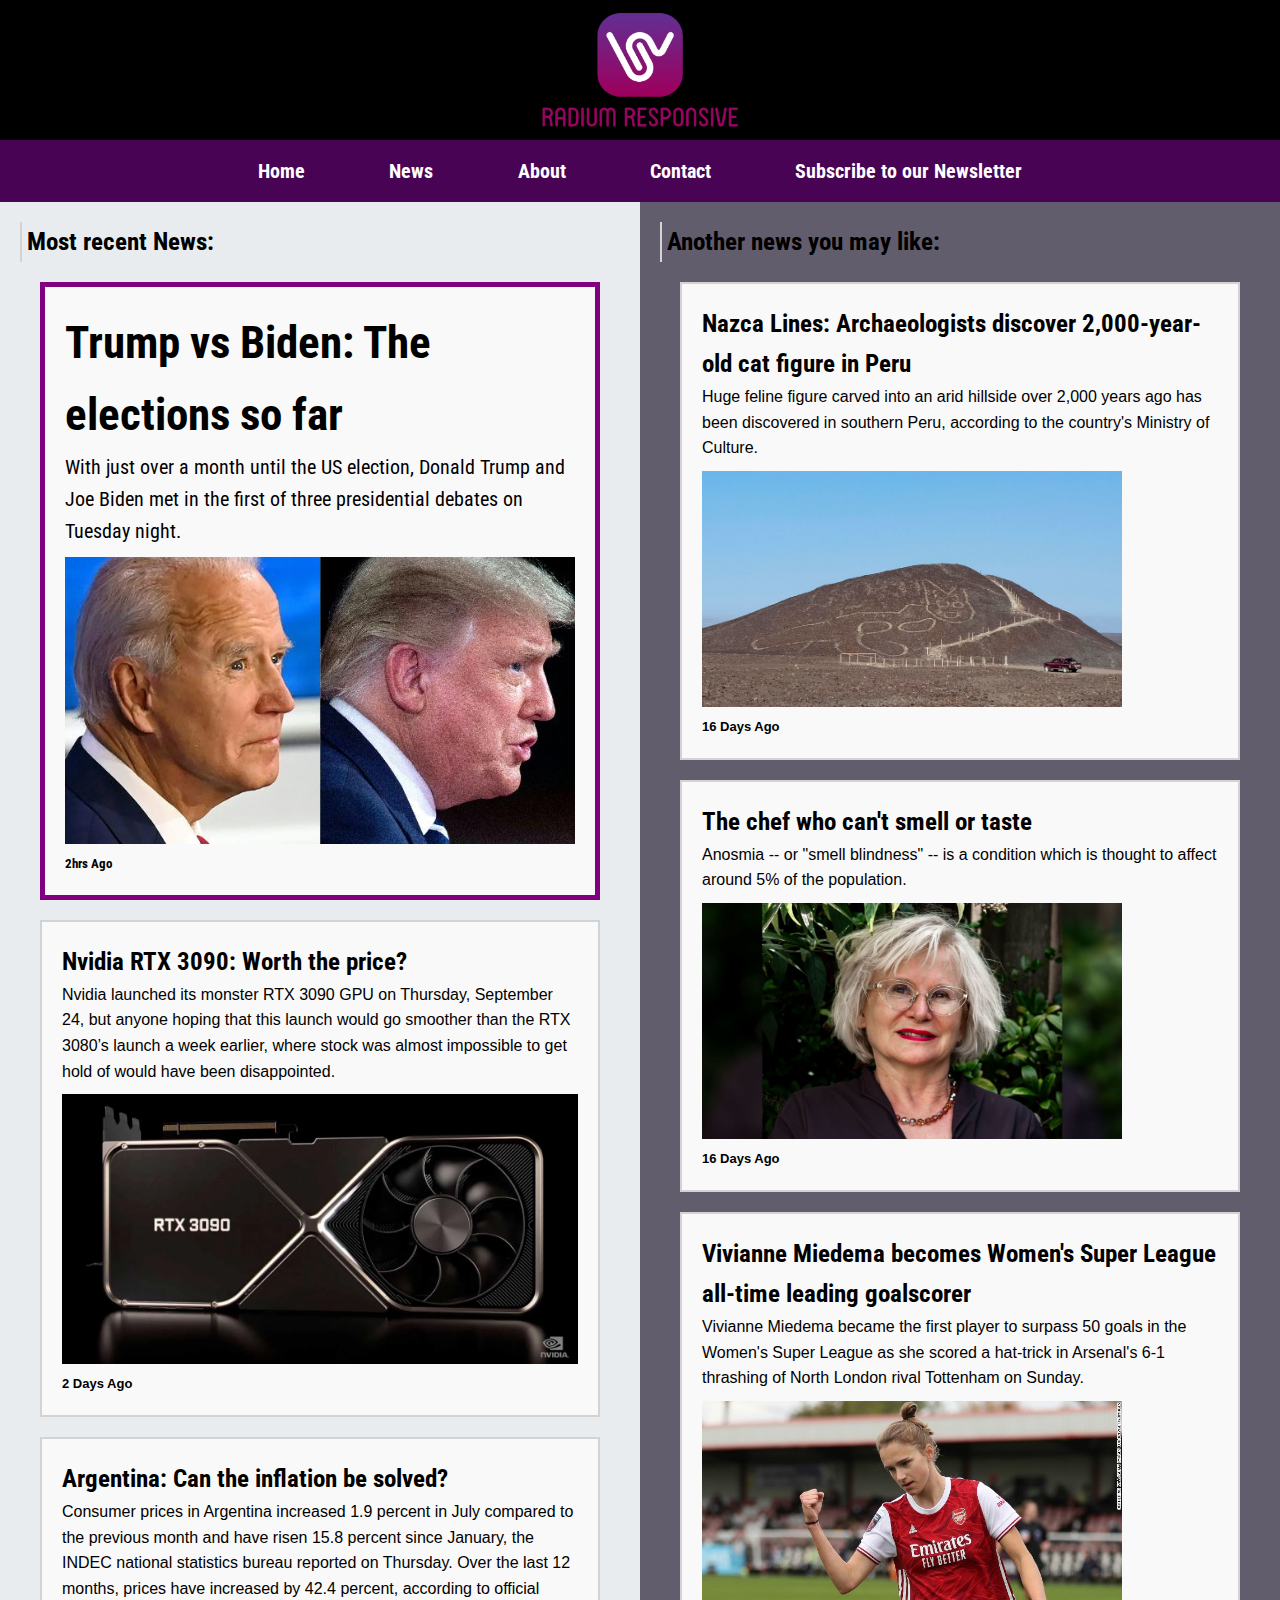
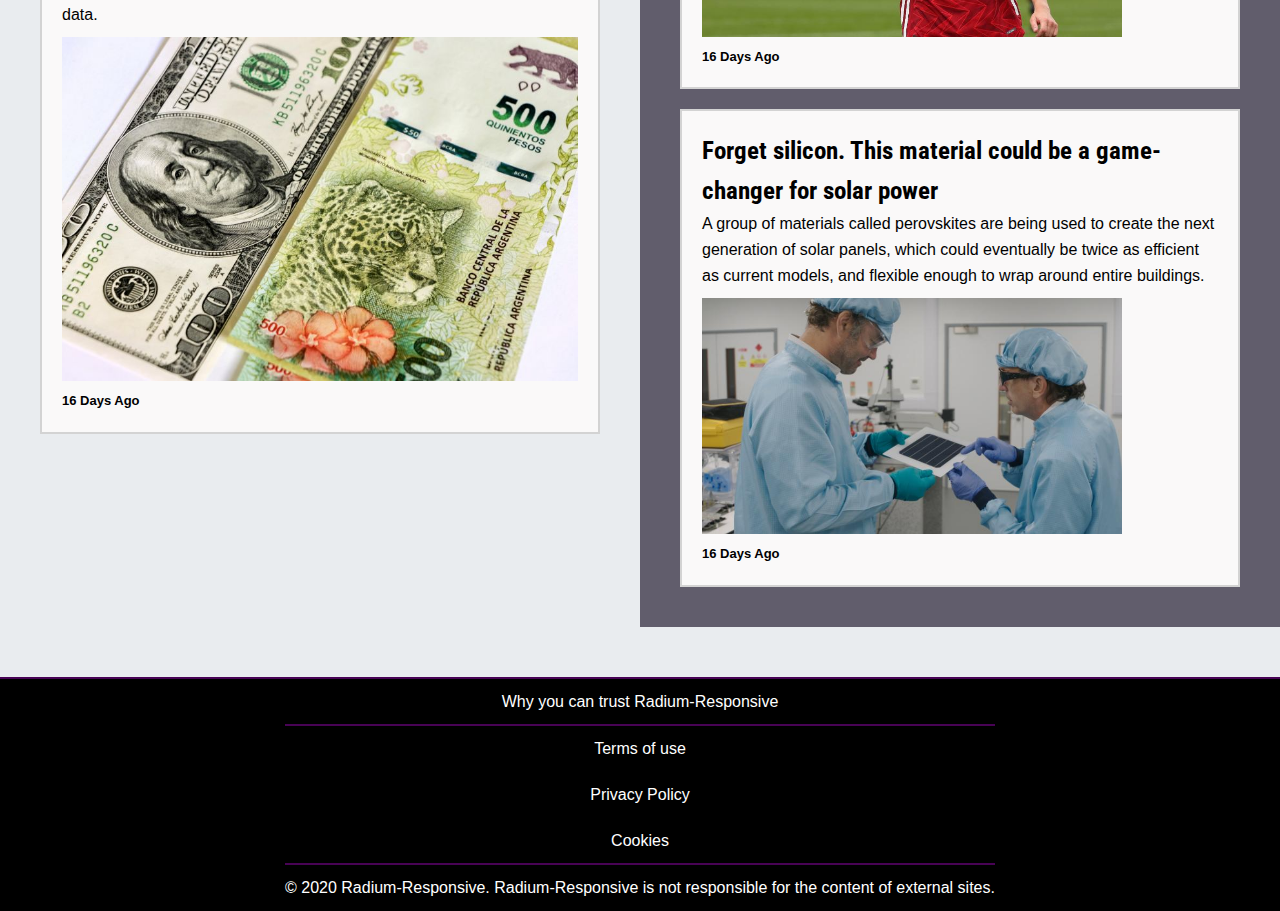
<file: MainWeb/index.html>
<html lang="en">
    <head>
        <meta charset="UTF-8">
        <meta name="viewport" content="width=device-width, initial-scale=1.0">
        <title>Radium-Responsive | Welcome</title>
        <link rel="stylesheet" href="./Styles/reset.css"/>
        <link rel="stylesheet" href="https://use.fontawesome.com/releases/v5.15.1/css/all.css" />
        <link rel="stylesheet" href="./Styles/header.css"/>
        <link rel="stylesheet" href="./Styles/section.css"/>
        <link rel="stylesheet" href="./Styles/footer.css">
        <link href="https://fonts.googleapis.com/css?family=Roboto+Condensed:300,300italic,regular,italic,700,700italic" rel="stylesheet" />
    </head>
    <body>
        <header id="headerContainer">
            <div class="headerBox">
                <div class="Logo">
                    <a href="./index.html">
                        <img src="./Images/Logo.PNG" alt="Radium Logo"/>
                    </a>
                </div>
                <div class="burgerBox">
                    <i class="fas fa-bars"></i>
                </div>
            </div>
        </header>
        <nav class="blockNavbar">
            <div class="navBar">
                <ul>
                    <li><a href="#">Home</a></li>
                    <li><a href="#">News</a></li>
                    <li><a href="#">About</a></li>
                    <li><a href="#">Contact</a></li>
                    <li><a href="./form.html">Subscribe to our Newsletter</a></li>
                </ul>
            </div>
        </nav>
        <section>
            <div class="sectionBlock">
                <div class="mainBlock">
                    <h2 class="secTitle">Most recent News:</h2>
                    <a href="#">
                        <div id="mainNews" class="Block">
                            <div>
                                <h2>Trump vs Biden: The elections so far</h2>
                                <p>
                                    With just over a month until the US election,
                                    Donald Trump and Joe Biden met in
                                    the first of three presidential debates on Tuesday night.
                                </p>
                            </div>
                            <div>
                                <img src="./Images/trump.jpg" alt="trump">
                                <figcaption>2hrs Ago</figcaption>
                            </div>
                        </div>
                    </a>
                    <a href="#">
                        <div class="Block">
                            <div>
                                <h2>Nvidia RTX 3090: Worth the price?</h2>
                                <p>
                                    Nvidia launched its monster RTX 3090 GPU on Thursday, September
                                    24, but anyone hoping that this launch would go smoother than
                                    the RTX 3080’s launch a week earlier, where stock was almost
                                    impossible to get hold of would have been disappointed.
                                </p>
                            </div>
                            <div>
                                <img src="./Images/3090.webp" alt="3090">
                                <figcaption>2 Days Ago</figcaption>
                            </div>
                        </div>
                    </a>
                    <a href="#">
                        <div class="Block">
                            <div>
                                <h2>Argentina: Can the inflation be solved?</h2>
                                <p>
                                    Consumer prices in Argentina increased 1.9 percent in July compared to
                                    the previous month and have risen 15.8 percent since January, the
                                    INDEC national statistics bureau reported on Thursday. Over the last
                                    12 months, prices have increased by 42.4 percent, according to official
                                    data.
                                </p>
                            </div>
                            <div>
                                <img src="./Images/usd.jpg" alt="usd">
                                <figcaption>16 Days Ago</figcaption>
                            </div>
                        </div>
                    </a>
                </div>
                <aside class="sideBlock">
                    <h2 class="secTitle">Another news you may like:</h2>
                    <a href="#">
                        <div class="Block">
                            <div>
                                <h2>Nazca Lines: Archaeologists discover 2,000-year-old cat figure in Peru</h2>
                                <p>
                                    Huge feline figure carved into an arid hillside over 2,000 years ago
                                    has been discovered in southern Peru, according to the
                                    country's Ministry of Culture.
                                </p>
                            </div>
                            <div>
                                <img src="./Images/peru.jpg" alt="cat">
                                <figcaption>16 Days Ago</figcaption>
                            </div>
                        </div>
                    </a>
                    <a href="#">
                        <div class="Block">
                            <div>
                                <h2>The chef who can't smell or taste</h2>
                                <p>
                                    Anosmia -- or "smell blindness" --
                                    is a condition which is thought to affect around 5% of the population.
                                </p>
                            </div>
                            <div>
                                <img src="./Images/chef.jpg" alt="usd">
                                <figcaption>16 Days Ago</figcaption>
                            </div>
                        </div>
                        </a>
                        <a href="#">
                            <div class="Block">
                                <div>
                                    <h2>Vivianne Miedema becomes Women's Super League all-time leading goalscorer</h2>
                                    <p>
                                        Vivianne Miedema became the first player to surpass 50 goals
                                        in the Women's Super League as she scored a hat-trick in
                                        Arsenal's 6-1 thrashing of North London rival Tottenham on Sunday.
                                    </p>
                                </div>
                                <div>
                                    <img src="./Images/player.jpg" alt="usd">
                                    <figcaption>16 Days Ago</figcaption>
                                </div>
                            </div>
                        </a>
                        <a href="#">
                            <div class="Block">
                                <div>
                                    <h2>Forget silicon. This material could be a game-changer for solar power</h2>
                                    <p>
                                        A group of materials called perovskites are being used to create the
                                        next generation of solar panels, which could eventually be twice
                                        as efficient as current models, and flexible enough to wrap
                                        around entire buildings.
                                    </p>
                                </div>
                                <div>
                                    <img src="./Images/medics.jpg" alt="usd">
                                    <figcaption>16 Days Ago</figcaption>
                                </div>
                            </div>
                        </a>
                </aside>
            </div>
        </section>
        <footer>
            <div class="footerContainer">
                <div class="footerBox">
                    <p>
                        Why you can trust Radium-Responsive
                    </p>
                    <ul>
                        <li>Terms of use</li>
                        <li>Privacy Policy</li>
                        <li>Cookies</li>
                    </ul>
                    <p>
                        &copy; 2020 Radium-Responsive. Radium-Responsive is not responsible for the content of external sites.
                    </p>
                </div>
        </footer>
    </body>
</html>
</file>
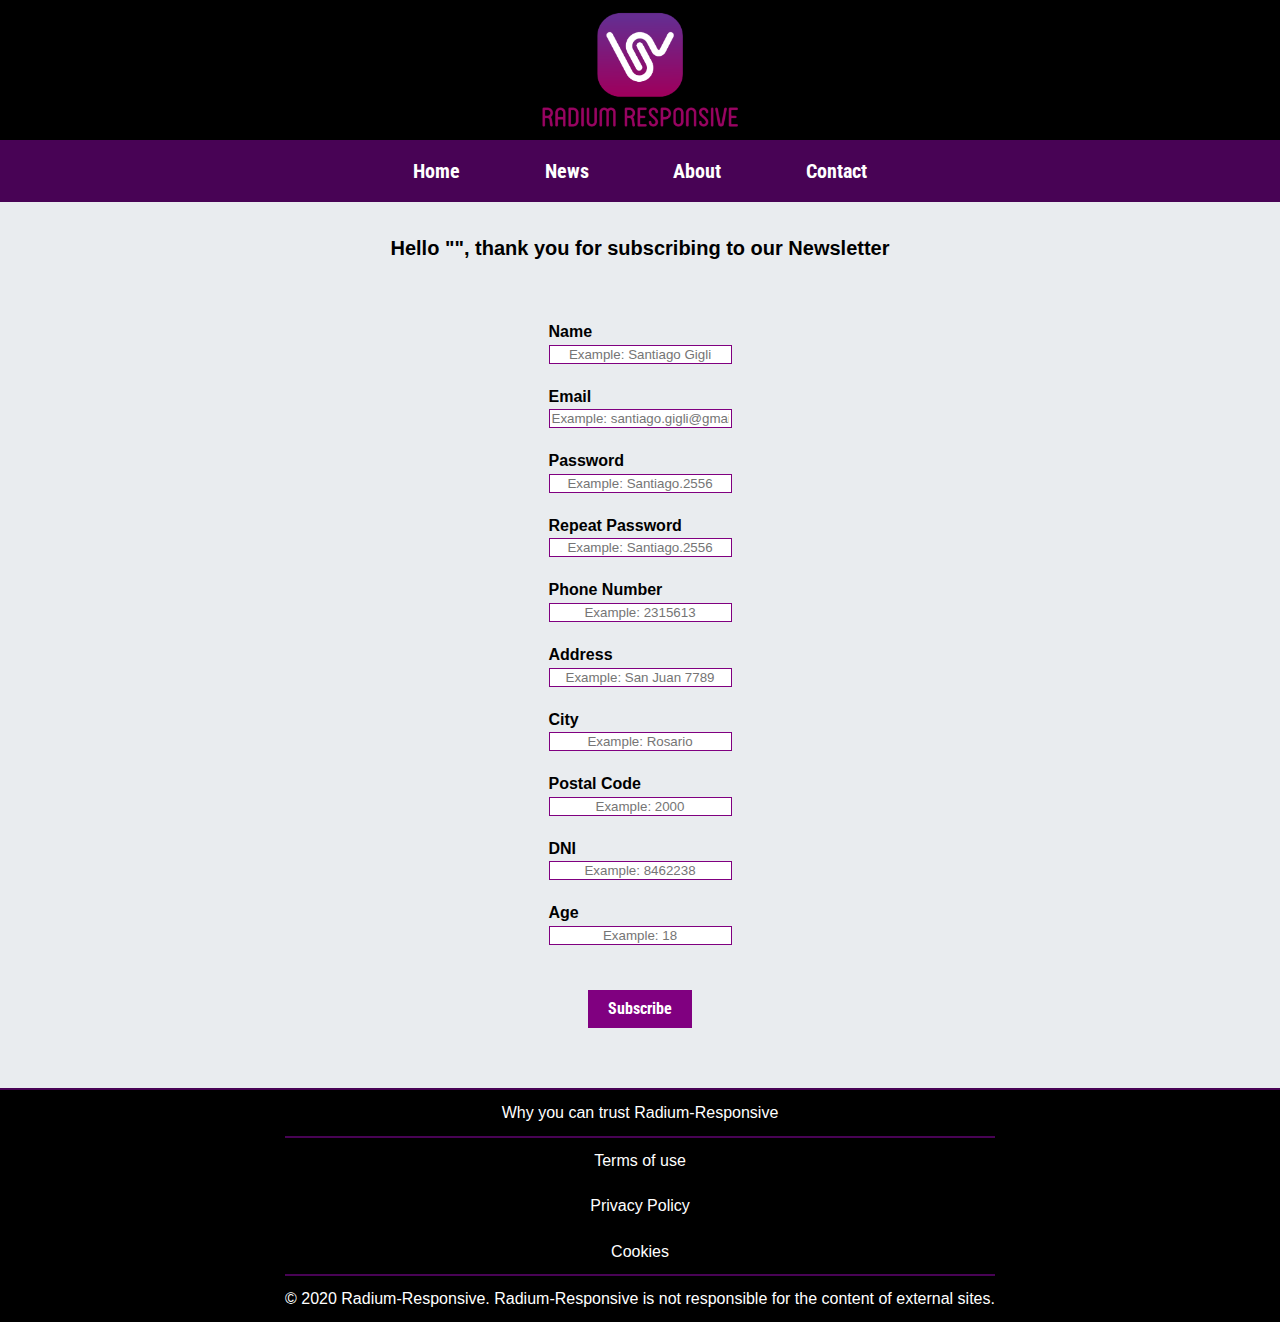
<file: MainWeb/form.html>
<html lang="en">
<head>
    <meta charset="UTF-8">
    <meta name="viewport" content="width=device-width, initial-scale=1.0">
    <link rel="stylesheet" href="./Styles/reset.css">
    <link rel="stylesheet" href="./Styles/header.css">
    <link rel="stylesheet" href="./Styles/footer.css">
    <link rel="stylesheet" href="./Styles/form.css">
    <script src="./JavaScript/app.js"></script>
    <link href="https://fonts.googleapis.com/css?family=Roboto+Condensed:300,300italic,regular,italic,700,700italic" rel="stylesheet" />
    <title>Newsletter Form</title>
</head>
<body>
    <header id="headerContainer">
        <div class="headerBox">
            <div class="Logo">
                <a href="./index.html">
                    <img src="./Images/Logo.PNG" alt="Radium Logo"/>
                </a>
            </div>
            <div class="burgerBox">
                <i class="fas fa-bars"></i>
            </div>
        </div>
    </header>
    <nav class="blockNavbar">
        <div class="navBar">
            <ul>
                <li><a href="#">Home</a></li>
                <li><a href="#">News</a></li>
                <li><a href="#">About</a></li>
                <li><a href="#">Contact</a></li>
            </ul>
        </div>
    </nav>
    <section class="formWrapper">
        <h1>Hello "<span id='keydown'></span>", thank you for subscribing to our Newsletter</h1>
        <div class="formContainer">
            <div class="formBox">
                <div>
                    <label for="name">Name</label>
                    <input type="text" id="name" placeholder="Example: Santiago Gigli">
                    <span id="spanName"  class="removedText"></span>
                </div>
                <div>
                    <label  for="email">Email</label>
                    <input type="email" id="email"  placeholder="Example: santiago.gigli@gmail.com">
                    <span id="spanEmail" class="removedText"></span>
                </div>
                <div>
                    <label for="password">Password</label>
                    <input type="password" id="password" placeholder="Example: Santiago.2556">
                    <span id="spanPass" class="removedText"></span>
                </div>
                <div>
                    <label  for="repeat">Repeat Password</label>
                    <input type="password" id="repeat" placeholder="Example: Santiago.2556">
                    <span id="spanRep" class="removedText"></span>
                </div>
                <div>
                    <label for="phone">Phone Number</label>
                    <input type="text" id="phone" placeholder="Example: 2315613">
                    <span id="spanPhone" class="removedText"></span>
                </div>
                <div>
                    <label  for="address">Address</label>
                    <input type="text" id="address" placeholder="Example: San Juan 7789">
                    <span id="spanAdd" class="removedText"></span>
                </div>
                <div>
                    <label for="city">City</label>
                    <input type="text" id="city" placeholder="Example: Rosario">
                    <span id="spanCity" class="removedText"></span>
                </div>
                <div>
                    <label  for="cp">Postal Code</label>
                    <input type="text" id="postalcode" placeholder="Example: 2000">
                    <span id="spanCP" class="removedText"></span>
                </div>
                <div>
                    <label for="dni">DNI</label>
                    <input type="text" id="dni" placeholder="Example: 8462238">
                    <span id="spanDNI" class="removedText"></span>
                </div>
                <div>
                    <label  for="age">Age</label>
                    <input type="text" id="age" placeholder="Example: 18">
                    <span id="spanAge" class="removedText"></span>
                </div>
            </div>
        </div>
    </section>
    <div class="button">
        <input type="button" id="inputButton" value="Subscribe">
    </div>
    <footer>
        <div class="footerContainer">
            <div class="footerBox">
                <p>
                    Why you can trust Radium-Responsive
                </p>
                <ul>
                    <li>Terms of use</li>
                    <li>Privacy Policy</li>
                    <li>Cookies</li>
                </ul>
                <p>
                    &copy; 2020 Radium-Responsive. Radium-Responsive is not responsible for the content of external sites.
                </p>
            </div>
    </footer>
</body>
</html>
</file>
<file: MainWeb/Styles/header.css>
/*Global*/

* {
    box-sizing: border-box;
}

body {
    font-family: Arial, Helvetica, sans-serif;
    background-color: #e9ecef;
    line-height: 1.6;
}

ul {
    margin: 0;
    padding: 0;
    border: 0;
}

li {
    list-style-type: none;
}

a {
    text-decoration: none;
}

h2 {
    display: inline-block;
    font-family: "Roboto Condensed", Arial, Helvetica, sans-serif;
    font-size: 25px;
    font-weight: bold;
}

/*Header*/

.headerBox {
    display: flex;
    background-color: black;
    flex-direction: column;
    align-items: center;
}

.Logo {
    padding: 10px 0px 10px 0px;
}

.Logo img {
    height: 120px;
    width: 200px;
}

/*NavBar*/

.blockNavbar {
    display: flex;
    justify-content: center;
    background-color: #480355;
}

.navBar {
    margin: 0;
}

.navBar li {
    display: inline-block;
    padding: 15px 40px 15px 40px;
    color: white;
}

.navBar li:hover {
    background-color: black;
    border: #D3D3D3 2px solid;
}

.navBar a {
    font-family: "Roboto Condensed", Arial, Helvetica, sans-serif;
    font-size: 20px;
    color: white;
    font-weight: bold;
}

.burgerBox {
    display: none;
    background-color: white;
    padding: 7px;
    border: 7px solid #480355;
    margin: 10px 0px;
}

@media screen and (max-width: 480px) {
    .Navbar {
        display: none;
    }
    .burgerBox {
        display: flex;
    }
}
</file>
<file: MainWeb/Styles/section.css>
.sectionBlock {
    display: flex;
    flex-wrap: wrap;
}

.sectionBlock a {
    color: black;
}

.secTitle {
    border-left: 2px solid #d3d3d3;
    padding: 0px 0px 0px 5px;
}

.mainBlock {
    flex: 50%;
    padding: 20px;
}

#mainNews {
    border: 5px solid purple;
    font-family: "Roboto Condensed", Arial, Helvetica, sans-serif;
}

#mainNews h2 {
    font-size: 45px;
}

#mainNews p {
    font-size: 20px;
}

.sideBlock {
    flex: 50%;
    padding: 20px;
    background-color: #615D6C;
}

.block {
    padding: 20px;
    margin: 20px;
    border: 2px solid #d3d3d3;
    background-color: #faf9f9;
}

.block img {
    padding: 10px 0px 10px 0px;
    width: 100%;
    max-height: 379.75px;
    max-width: 720px;
}

.mainBlock a:hover {
    border: solid 2px #480355;
}

.sideBlock img {
    width: 100%;
    max-width: 420px;
    max-height: 300px;
}

figcaption {
    font-size: 13px;
    font-weight: bold;
}

@media screen and (max-width: 1024px) {
    .mainBlock {
        flex: 65%
    }
    .sideBlock {
        flex: 35%;
    }
}
</file>
<file: MainWeb/Styles/footer.css>
.footerContainer {
    display: flex;
    justify-content: center;
    flex-wrap: wrap;
    text-align: center;
    border-top: 2px solid #480355;
    background-color: black;
    color: white;
    margin-top: 50px;
}

ul {
    margin: 0;
    padding: 0;
    border: 0;
}

.footerContainer ul {
    border-top: 2px solid #480355;
    border-bottom: 2px solid #480355;
}

.footerContainer p {
    padding: 10px 0px;
}

.footerContainer li {
    padding: 10px 0px;
}
</file>
<file: MainWeb/Styles/form.css>
.formWrapper h1{
    font-family: Arial, Helvetica, sans-serif;
    font-size: 20px;
    font-weight: bold;
    text-align: center;
    padding: 30px;
}

.formContainer{
    display: flex;
    justify-content: center;
}

.formBox{
    display: flex;
    flex-wrap: wrap;
    justify-content: space-around;
    width: 30%;
    padding-top: 15px;
    padding-bottom: 15px;
}

.formBox label{
    display: block;
    font-family: Arial, Helvetica, sans-serif;
    font-weight: bold;
}
.formBox input{
    text-align: center;
    border: purple 1px solid;
}

.formBox div{
    display: inline-block;
    padding: 10px;
    max-width: 90%;
}

.button{
    text-align: center;
    padding:20px 10px 10px 10px;
}

.button input{
    height: 38px;
    background: purple;
    border: 0;
    color: white;
    padding: 0px 20px 0px 20px;
    font-weight: bold;
    font-family: "Roboto Condensed", Arial, Helvetica, sans-serif;
    font-size: 16px;
}

.button input:hover{
    background-color: black;
    border: white 2px solid;
}

.formBox input:hover{
    border: purple 3px solid;
}

.errorText{
    display: block;
    max-width: 80%;
    font-family: Arial, Helvetica, sans-serif;
    color: red;
    font-size: 12px;
}

.approvedText{
    display: block;
    max-width: 80%;
    font-family: Arial, Helvetica, sans-serif;
    color: green;
    font-size: 12px;
}

.removedText{
    display: none;
}
</file>
